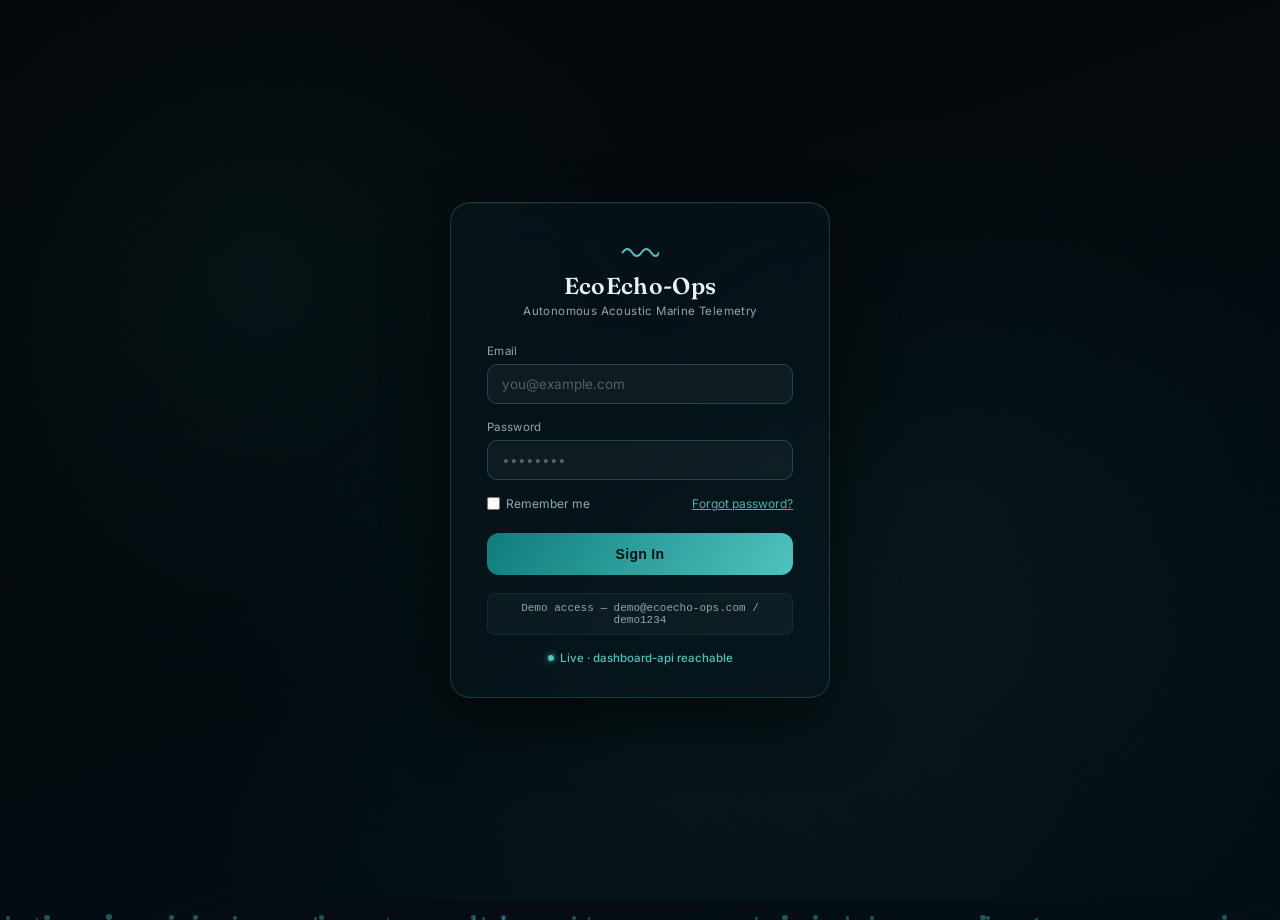
<file: services/dashboard-frontend/index.html>
<!DOCTYPE html>
<html lang="en">
<head>
<meta charset="UTF-8">
<title>EcoEcho-Ops — Sign In</title>
<meta name="viewport" content="width=device-width, initial-scale=1.0">
<link rel="preconnect" href="https://fonts.googleapis.com">
<link href="https://fonts.googleapis.com/css2?family=Fraunces:wght@500;600&family=Inter:wght@400;500;600&display=swap" rel="stylesheet">
<style>
  :root{
    --teal:#0E7C7B; --aqua:#4FC3BE; --ink:#E7F2F1; --ink-muted:#8FA8A7;
    --font-display:'Fraunces', serif; --font-body:'Inter', sans-serif;
  }
  *{ box-sizing:border-box; margin:0; padding:0; }
  html,body{ height:100%; }
  body{
    font-family: var(--font-body);
    display:flex; align-items:center; justify-content:center;
    min-height:100vh; overflow:hidden; position:relative;
    background: linear-gradient(160deg,#020508,#041016 35%,#06181E 65%,#03252A);
    background-size: 300% 300%;
    animation: waterShift 22s ease-in-out infinite;
  }
  @keyframes waterShift{
    0%{ background-position:0% 30%; } 50%{ background-position:100% 70%; } 100%{ background-position:0% 30%; }
  }

  .caustics{
    position:absolute; inset:0;
    background:
      radial-gradient(circle at 20% 30%, rgba(79,195,190,0.06), transparent 35%),
      radial-gradient(circle at 75% 60%, rgba(79,195,190,0.05), transparent 40%),
      radial-gradient(circle at 50% 85%, rgba(79,195,190,0.04), transparent 45%);
    animation: causticsMove 14s ease-in-out infinite alternate;
    pointer-events:none;
  }
  @keyframes causticsMove{
    0%{ transform: translate(0,0) scale(1); } 100%{ transform: translate(-3%, 2%) scale(1.08); }
  }

  .particle{
    position:absolute; bottom:-20px; border-radius:50%;
    background: rgba(79,195,190,0.4);
    animation: rise linear infinite;
    pointer-events:none;
  }
  @keyframes rise{
    0%{ transform: translateY(0) translateX(0); opacity:0; }
    10%{ opacity:0.5; }
    90%{ opacity:0.25; }
    100%{ transform: translateY(-110vh) translateX(20px); opacity:0; }
  }

  .whale-wrap{
    position:absolute; top:60%; left:-320px; z-index:1;
    animation: swim 20s ease-in-out infinite;
  }
  @keyframes swim{
    0%{ left:-320px; transform: translateY(0) rotate(0deg); }
    25%{ transform: translateY(-22px) rotate(-2.5deg); }
    50%{ left:55%; transform: translateY(8px) rotate(1.5deg); }
    75%{ transform: translateY(-14px) rotate(-1.5deg); }
    100%{ left:120%; transform: translateY(0) rotate(0deg); }
  }
  .whale{
    width:280px; height:auto; opacity:0.4;
    animation: whaleBob 3.6s ease-in-out infinite;
  }
  @keyframes whaleBob{
    0%,100%{ transform: translateY(0) rotate(0deg); }
    50%{ transform: translateY(-8px) rotate(1deg); }
  }
  .whale-tail{
    transform-origin: 248px 92px;
    animation: whaleTail 2.6s ease-in-out infinite;
  }
  @keyframes whaleTail{
    0%,100%{ transform: rotate(0deg); }
    50%{ transform: rotate(8deg); }
  }

  .card{
    position:relative; z-index:2;
    width:380px; padding:40px 36px 32px;
    background: rgba(10,25,30,0.55);
    backdrop-filter: blur(22px) saturate(140%);
    -webkit-backdrop-filter: blur(22px) saturate(140%);
    border: 1px solid rgba(79,195,190,0.22);
    border-radius: 20px;
    box-shadow: 0 25px 60px rgba(0,0,0,0.55), inset 0 1px 0 rgba(255,255,255,0.05);
    opacity:0; transform: translateY(18px);
    animation: enter 0.9s ease forwards 0.2s;
  }
  @keyframes enter{ to{ opacity:1; transform:translateY(0); } }

  .brand{ text-align:center; margin-bottom:26px; }
  .wave-icon{ width:38px; margin:0 auto 10px; display:block; }
  .brand h1{ font-family:var(--font-display); font-weight:600; font-size:23px; color:var(--ink); letter-spacing:0.3px; }
  .brand p{ font-size:11.5px; color:var(--ink-muted); margin-top:4px; letter-spacing:0.4px; }

  .field{ margin-bottom:16px; }
  .field label{ font-size:11.5px; color:var(--ink-muted); display:block; margin-bottom:6px; letter-spacing:0.3px; }
  .field input{
    width:100%; padding:11px 14px; border-radius:10px;
    border:1px solid rgba(79,195,190,0.25);
    background: rgba(255,255,255,0.04);
    color:var(--ink); font-size:13.5px; font-family:var(--font-body);
    outline:none; transition: all 0.3s ease;
  }
  .field input::placeholder{ color:rgba(143,168,167,0.5); }
  .field input:focus{
    border-color: var(--aqua);
    box-shadow: 0 0 0 3px rgba(79,195,190,0.18);
    background: rgba(255,255,255,0.06);
  }

  .row-between{ display:flex; justify-content:space-between; align-items:center; margin:14px 0 22px; font-size:12px; color:var(--ink-muted); }
  .remember{ display:flex; align-items:center; gap:6px; }
  .row-between a{ color:var(--aqua); text-decoration:underline; opacity:0.9; }

  .btn{
    width:100%; padding:13px; border:none; border-radius:12px; cursor:pointer;
    background: linear-gradient(120deg, var(--teal), var(--aqua));
    color:#01100F; font-weight:600; font-size:14px; letter-spacing:0.3px;
    position:relative; overflow:hidden;
    transition: transform 0.2s ease, box-shadow 0.3s ease;
  }
  .btn:hover{ box-shadow: 0 6px 22px rgba(79,195,190,0.35); transform: translateY(-1px); }
  .btn:active{ transform: translateY(0); }
  .btn .ripple{
    position:absolute; border-radius:50%; background:rgba(255,255,255,0.4);
    transform:scale(0); animation: rippleAnim 0.6s ease-out;
    pointer-events:none;
  }
  @keyframes rippleAnim{ to{ transform:scale(4); opacity:0; } }

  .btn.loading{ pointer-events:none; }
  .spinner{
    width:16px; height:16px; border:2px solid rgba(1,16,15,0.3); border-top-color:#01100F;
    border-radius:50%; display:none; animation: spin 0.7s linear infinite;
    margin:0 auto;
  }
  @keyframes spin{ to{ transform:rotate(360deg); } }
  .btn.loading .btn-text{ display:none; }
  .btn.loading .spinner{ display:block; }

  .demo-note{
    text-align:center; margin-top:18px; font-size:11px;
    color: var(--ink-muted); font-family:'IBM Plex Mono', monospace, var(--font-body);
    background: rgba(255,255,255,0.03); border-radius:8px; padding:8px 10px;
    border: 1px solid rgba(79,195,190,0.1);
  }
  .status-line{
    text-align:center; margin-top:16px; font-size:11.5px; color: var(--aqua); font-weight:500;
    display:flex; align-items:center; justify-content:center; gap:6px;
  }
  .status-line .d{ width:6px; height:6px; border-radius:50%; background:var(--aqua); box-shadow:0 0 6px var(--aqua); animation: blip 2s infinite; }
  @keyframes blip{ 0%,100%{opacity:1;} 50%{opacity:0.3;} }

  .error{
    color:#FFB4B4; background:rgba(255,90,90,0.1); border:1px solid rgba(255,120,120,0.25);
    font-size:12px; padding:9px 12px; border-radius:8px; margin-bottom:14px; display:none;
  }
</style>
</head>
<body>
<div class="caustics"></div>
<div id="particles"></div>

<div class="whale-wrap">
  <svg class="whale" viewBox="0 0 320 130" xmlns="http://www.w3.org/2000/svg">
    <path d="M8 78
             C 10 48, 35 22, 78 14
             C 110 8, 145 10, 172 20
             C 200 30, 222 46, 238 62
             C 246 70, 250 76, 248 80
             C 236 74, 222 78, 214 86
             C 198 76, 165 68, 130 68
             C 95 68, 60 72, 30 82
             C 20 85, 12 84, 8 78 Z"
          fill="#0A2A2E"/>
    <path d="M45 74 C 70 84, 100 86, 128 82" stroke="#03181B" stroke-width="2" fill="none" opacity="0.6"/>
    <path d="M50 68 C 75 78, 105 80, 132 76" stroke="#03181B" stroke-width="2" fill="none" opacity="0.6"/>
    <path d="M55 62 C 80 71, 108 73, 134 70" stroke="#03181B" stroke-width="2" fill="none" opacity="0.6"/>
    <path d="M100 62 C 80 92, 55 108, 30 104 C 48 88, 65 72, 100 62 Z" fill="#03181B"/>
    <path d="M150 20 C 153 10, 163 8, 168 15 C 161 19, 155 20, 150 20 Z" fill="#03181B"/>
    <g class="whale-tail">
      <path d="M214 84 C 236 74, 262 62, 282 42
               C 274 60, 268 68, 270 78
               C 268 88, 274 96, 282 114
               C 262 96, 236 88, 214 90 Z" fill="#03181B"/>
    </g>
    <circle cx="182" cy="38" r="2.4" fill="#0F3A3E"/>
    <path d="M225 58 C 235 60, 244 62, 249 66" stroke="#03181B" stroke-width="2" fill="none" stroke-linecap="round"/>
  </svg>
</div>

<div class="card">
  <div class="brand">
    <svg class="wave-icon" viewBox="0 0 48 24" fill="none" xmlns="http://www.w3.org/2000/svg">
      <path d="M2 12c4-6 8-6 12 0s8 6 12 0 8-6 12 0 8 6 10 0" stroke="#4FC3BE" stroke-width="2.4" stroke-linecap="round"/>
    </svg>
    <h1>EcoEcho-Ops</h1>
    <p>Autonomous Acoustic Marine Telemetry</p>
  </div>

  <div class="error" id="errorBox">Invalid email or password. Please try again.</div>

  <form id="loginForm">
    <div class="field">
      <label>Email</label>
      <input type="email" id="email" placeholder="you@example.com" required>
    </div>
    <div class="field">
      <label>Password</label>
      <input type="password" id="password" placeholder="••••••••" required>
    </div>
    <div class="row-between">
      <label class="remember"><input type="checkbox" style="accent-color:#4FC3BE;"> Remember me</label>
      <a href="#">Forgot password?</a>
    </div>
    <button type="submit" class="btn" id="loginBtn">
      <span class="btn-text">Sign In</span>
      <div class="spinner"></div>
    </button>
  </form>

  <div class="demo-note">Demo access — demo@ecoecho-ops.com / demo1234</div>
  <div class="status-line"><span class="d"></span>Live · dashboard-api reachable</div>
</div>

<script>
const container = document.getElementById('particles');
for(let i=0;i<26;i++){
  const p = document.createElement('div');
  p.className='particle';
  const size = 2 + Math.random()*4;
  p.style.width = size+'px'; p.style.height=size+'px';
  p.style.left = Math.random()*100+'vw';
  p.style.animationDuration = (10+Math.random()*14)+'s';
  p.style.animationDelay = (Math.random()*10)+'s';
  container.appendChild(p);
}

const form = document.getElementById('loginForm');
const btn = document.getElementById('loginBtn');
const errorBox = document.getElementById('errorBox');

// Demo-only gate: this is a local single-machine project with no user
// accounts or backend auth, so this checks a hardcoded demo credential
// (the same one shown on the card) and sets a session flag that
// overview.html checks for. Not real security — appropriate only
// because there's nothing sensitive behind it and no multi-user need.
form.addEventListener('submit', (e)=>{
  e.preventDefault();
  errorBox.style.display='none';
  const email = document.getElementById('email').value.trim();
  const pass = document.getElementById('password').value;

  btn.classList.add('loading');

  setTimeout(()=>{
    btn.classList.remove('loading');
    const validDemo = (email==='demo@ecoecho-ops.com' && pass==='demo1234');
    if(validDemo){
      sessionStorage.setItem('ecoecho_auth', '1');
      document.querySelector('.card').style.transition='opacity 0.4s ease, transform 0.4s ease';
      document.querySelector('.card').style.opacity='0';
      document.querySelector('.card').style.transform='translateY(-14px)';
      setTimeout(()=> window.location.href = 'overview.html', 400);
    } else {
      errorBox.style.display='block';
    }
  }, 900);
});

btn.addEventListener('click', function(e){
  const rect = this.getBoundingClientRect();
  const ripple = document.createElement('span');
  ripple.className='ripple';
  const size = Math.max(rect.width, rect.height);
  ripple.style.width = ripple.style.height = size+'px';
  ripple.style.left = (e.clientX-rect.left-size/2)+'px';
  ripple.style.top = (e.clientY-rect.top-size/2)+'px';
  this.appendChild(ripple);
  setTimeout(()=>ripple.remove(), 650);
});
</script>
</body>
</html>
</file>
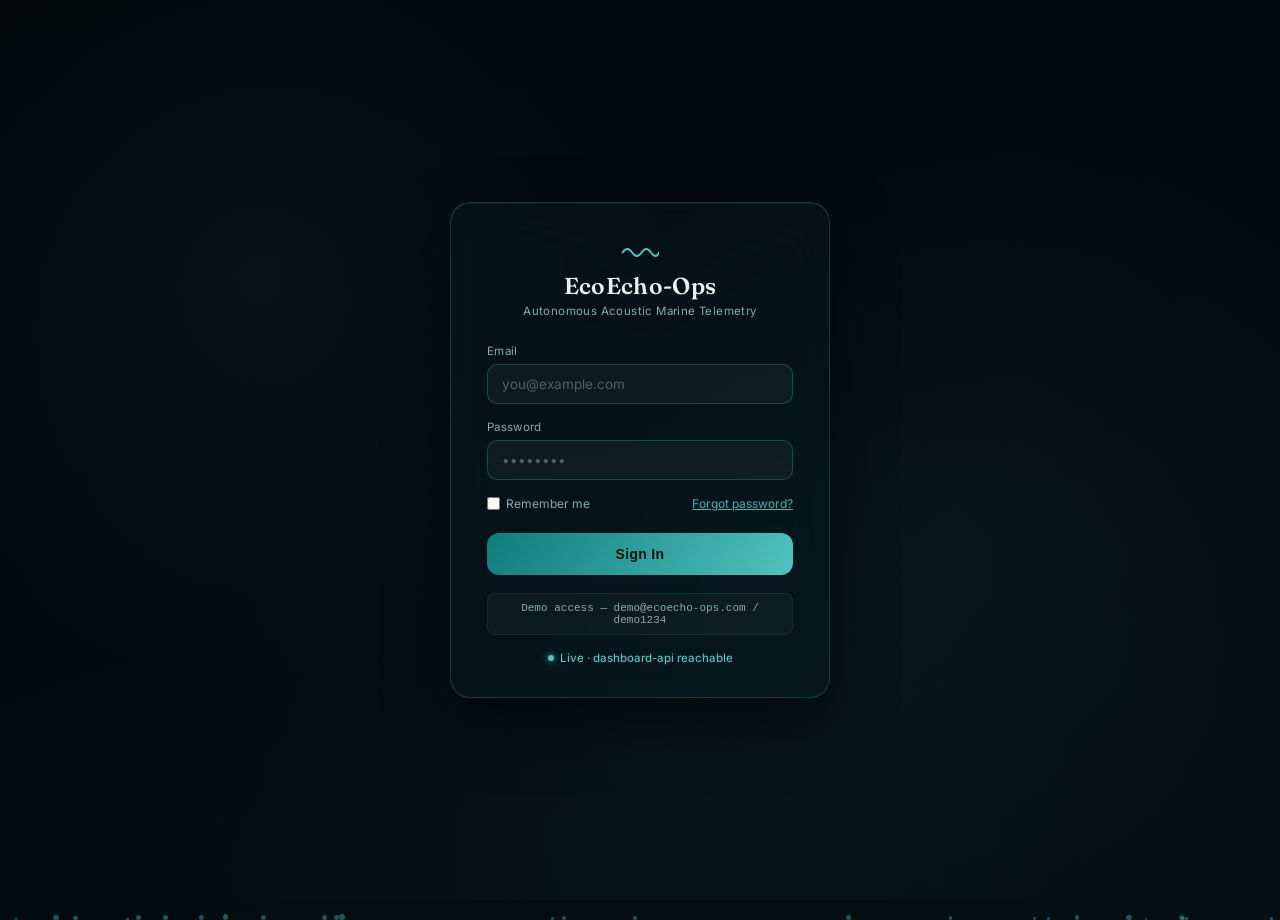
<file: services/dashboard-frontend/drift.html>
<!doctype html>
<html lang="en">
<head>
<meta charset="utf-8">
<meta name="viewport" content="width=device-width, initial-scale=1">
<title>EcoEcho-Ops — Drift Detection</title>
<link rel="stylesheet" href="style.css">
</head>
<body>

<div class="sidebar" id="sidebar"></div>

<div class="main">
  <div class="topbar">
    <div>
      <h1>Drift Detection</h1>
      <p>Evidently compares the last 30 predictions' features against the training distribution. Storm noise is the usual cause of drift here.</p>
    </div>
    <div>
      <span id="health-badge" class="health-badge"><span class="dot"></span> <span id="health-text">Checking…</span></span>
      <div class="updated" id="updated">—</div>
    </div>
  </div>

  <div class="grid grid-6" style="grid-template-columns: repeat(4, 1fr);">
    <div class="card">
      <div class="stat-label">Current Drift Score</div>
      <div class="stat-value xl" id="d-score">—</div>
    </div>
    <div class="card">
      <div class="stat-label">Alert Threshold</div>
      <div class="stat-value xl" id="d-threshold">0.5</div>
    </div>
    <div class="card">
      <div class="stat-label">Status</div>
      <div class="stat-value small" id="d-status" style="margin-top:8px;">—</div>
    </div>
    <div class="card">
      <div class="stat-label">Storm Mode</div>
      <div class="stat-value small" id="d-storm" style="margin-top:8px;">—</div>
    </div>
  </div>

  <div class="grid grid-1">
    <div class="card big">
      <h2 class="lg">Drift Score — Last Hour</h2>
      <div id="drift-chart"></div>
    </div>
  </div>

  <div class="grid grid-1">
    <div class="card">
      <h2>Drift Events</h2>
      <div id="drift-log"></div>
    </div>
  </div>
</div>

<script src="common.js"></script>
<script>
renderSidebar("drift.html");

async function refresh() {
  try {
    const d = await fetchOverview();
    setHealthBadge(d);

    document.getElementById("d-score").textContent = (d.drift_score ?? 0).toFixed(3);
    document.getElementById("d-status").innerHTML = d.drift_detected
      ? '<span class="pill crit">Detected</span>' : '<span class="pill good">Normal</span>';
    document.getElementById("d-storm").innerHTML = d.storm_mode
      ? '<span class="pill warn">ON</span>' : '<span class="pill muted">off</span>';

    drawDriftChart("drift-chart", d.drift_history, 0.5);
    renderLogRows("drift-log", d.events, (e) => e.message.toLowerCase().includes("drift") || e.message.toLowerCase().includes("storm"));
  } catch (e) {
    setHealthUnreachable();
    console.error(e);
  }
}
refresh();
setInterval(refresh, 5000);
</script>
</body>
</html>
</file>
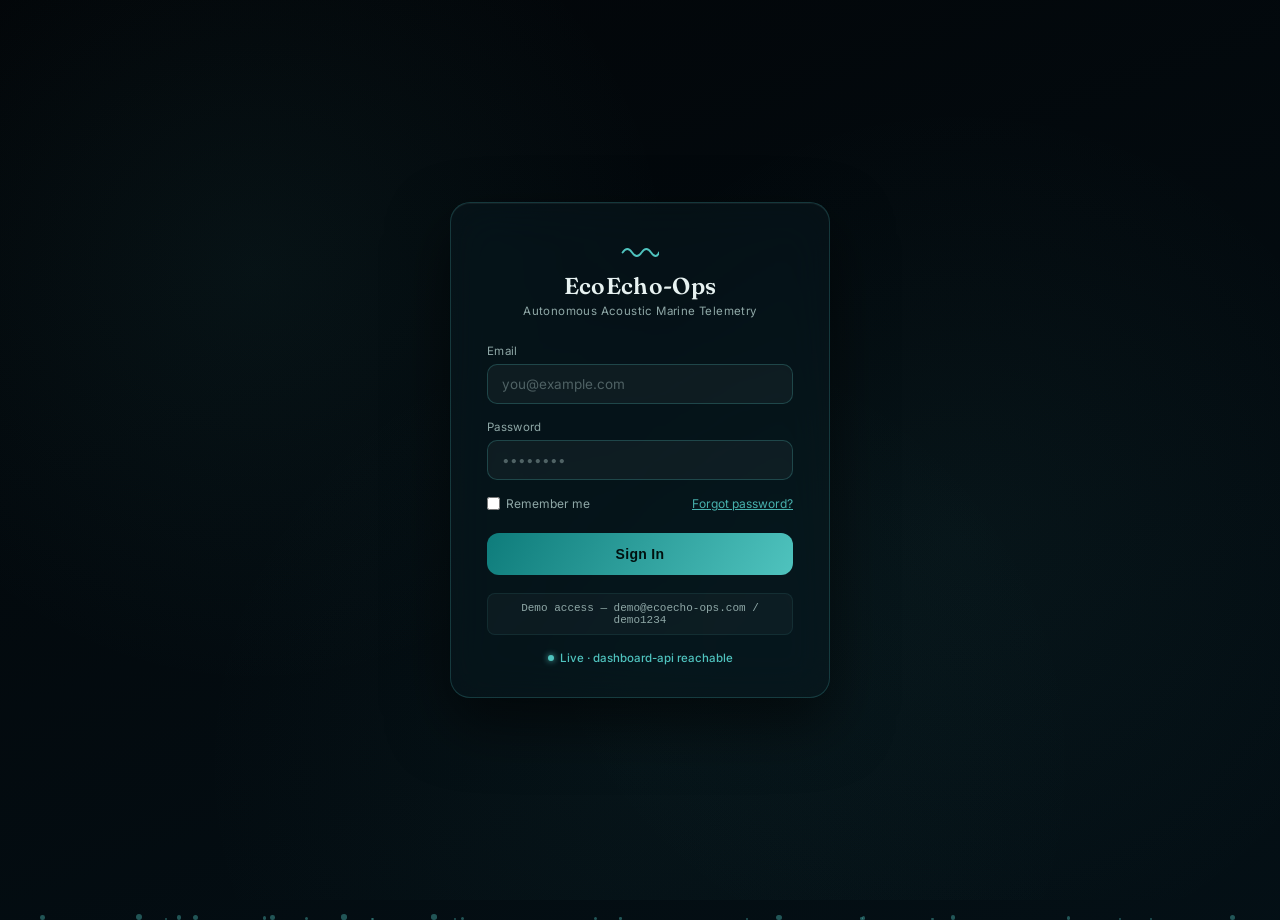
<file: services/dashboard-frontend/health.html>
<!doctype html>
<html lang="en">
<head>
<meta charset="utf-8">
<meta name="viewport" content="width=device-width, initial-scale=1">
<title>EcoEcho-Ops — System Health</title>
<link rel="stylesheet" href="style.css">
</head>
<body>

<div class="sidebar" id="sidebar"></div>

<div class="main">
  <div class="topbar">
    <div>
      <h1>System Health</h1>
      <p>Full event log, alerts, and buoy deployment status.</p>
    </div>
    <div>
      <span id="health-badge" class="health-badge"><span class="dot"></span> <span id="health-text">Checking…</span></span>
      <div class="updated" id="updated">—</div>
    </div>
  </div>

  <div class="grid grid-2">
    <div class="card">
      <h2>Buoy Deployment</h2>
      <div class="buoy-block">
        <div class="buoy-icon">🛟</div>
        <div style="flex:1">
          <div class="kv"><span>ID</span><span id="b-id">—</span></div>
          <div class="kv"><span>Position</span><span id="b-pos">—</span></div>
          <div class="kv"><span>Depth</span><span id="b-depth">—</span></div>
          <div class="kv"><span>Status</span><span id="b-status">—</span></div>
        </div>
      </div>
      <div class="muted-note">Fixed simulated deployment position (Stellwagen Bank, Gulf of Maine) — this project has no real hardware or GPS, so this is a constant, not live tracking.</div>
    </div>

    <div class="card">
      <h2>Uplink to Cloud Storage</h2>
      <div class="kv"><span>Clips pending upload</span><span id="u-pending">—</span></div>
      <div class="kv"><span>Batches shipped total</span><span id="u-batches">—</span></div>
      <div class="kv"><span>Clips shipped total</span><span id="u-clips">—</span></div>
    </div>
  </div>

  <div class="grid grid-2">
    <div class="card">
      <h2>System Logs</h2>
      <div id="logs-body"></div>
    </div>
    <div class="card">
      <h2>Alerts</h2>
      <div id="alerts-body"></div>
    </div>
  </div>
</div>

<script src="common.js"></script>
<script>
renderSidebar("health.html");

async function refresh() {
  try {
    const d = await fetchOverview();
    setHealthBadge(d);

    document.getElementById("b-id").textContent = d.buoy_info?.id ?? "—";
    document.getElementById("b-pos").textContent = d.buoy_info ? `${d.buoy_info.lat}°N, ${d.buoy_info.lon}°W` : "—";
    document.getElementById("b-depth").textContent = d.buoy_info ? d.buoy_info.depth_m + " m" : "—";
    document.getElementById("b-status").innerHTML = d.buoy_info?.status === "online" ? '<span class="pill good">Online</span>' : '<span class="pill crit">Offline</span>';

    document.getElementById("u-pending").textContent = Math.round(d.pending_clips ?? 0);
    document.getElementById("u-batches").textContent = Math.round(d.uplink_batches ?? 0);
    document.getElementById("u-clips").textContent = Math.round(d.uplink_clips ?? 0);

    renderLogRows("logs-body", d.events);
    renderLogRows("alerts-body", d.events, (e) => e.level !== "info");
  } catch (e) {
    setHealthUnreachable();
    console.error(e);
  }
}
refresh();
setInterval(refresh, 5000);
</script>
</body>
</html>
</file>
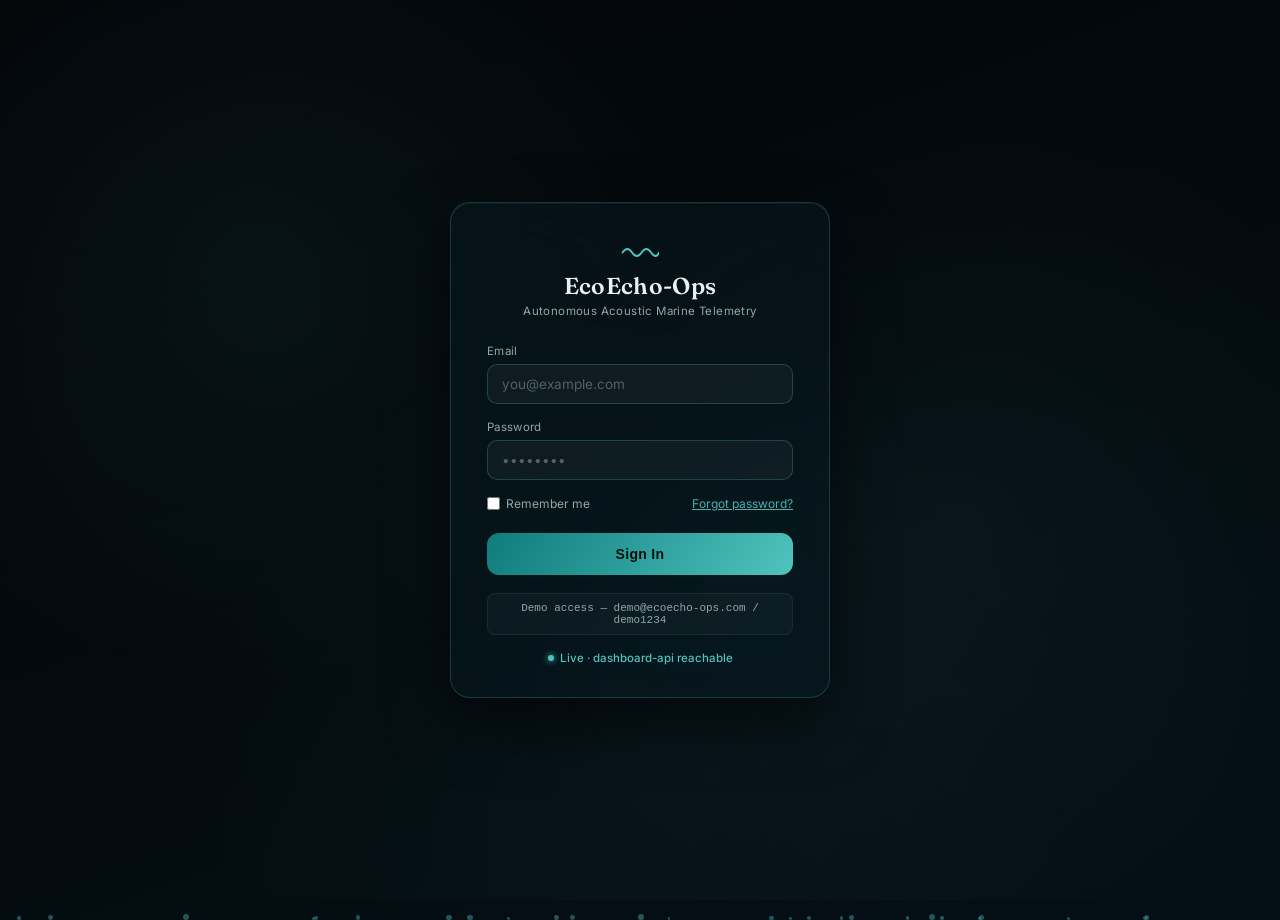
<file: services/dashboard-frontend/live.html>
<!doctype html>
<html lang="en">
<head>
<meta charset="utf-8">
<meta name="viewport" content="width=device-width, initial-scale=1">
<title>EcoEcho-Ops — Live Monitoring</title>
<link rel="stylesheet" href="style.css">
</head>
<body>

<div class="sidebar" id="sidebar"></div>

<div class="main">
  <div class="topbar">
    <div>
      <h1>Live Monitoring</h1>
      <p>What the buoy is hearing right now, and what the model just decided.</p>
    </div>
    <div>
      <span id="health-badge" class="health-badge"><span class="dot"></span> <span id="health-text">Checking…</span></span>
      <div class="updated" id="updated">—</div>
    </div>
  </div>

  <div class="grid grid-2">
    <div class="card big">
      <div class="card-head"><h2 class="lg">Live Prediction Stream</h2><span class="live-tag">LIVE</span></div>
      <div class="spectrogram-wrap big"><img id="spectrogram" alt="live spectrogram"></div>
      <div class="kv lg"><span>Detection</span><span id="p-species">—</span></div>
      <div class="kv lg"><span>Confidence</span><span id="p-confidence">—</span></div>
      <div class="kv lg"><span>Clip</span><span id="p-clip">—</span></div>
      <div class="kv lg"><span>True species (ground truth)</span><span id="p-true">—</span></div>
      <div class="kv lg"><span>Match</span><span id="p-match">—</span></div>
      <div class="kv lg"><span>Storm mode</span><span id="p-storm">—</span></div>
    </div>

    <div class="card big">
      <h2 class="lg">Recent Predictions</h2>
      <div class="sub">Live feed, most recent first — derived from the same events System Health shows.</div>
      <div id="pred-log"></div>
    </div>
  </div>
</div>

<script src="common.js"></script>
<script>
renderSidebar("live.html");

async function refresh() {
  try {
    const d = await fetchOverview();
    setHealthBadge(d);

    document.getElementById("spectrogram").src = `${API}/api/spectrogram.png?t=${Date.now()}`;

    const p = d.latest_prediction || {};
    document.getElementById("p-species").textContent = p.prediction ?? "—";
    document.getElementById("p-confidence").textContent = p.confidence != null ? (p.confidence * 100).toFixed(1) + "%" : "—";
    document.getElementById("p-clip").textContent = p.clip ?? "—";
    document.getElementById("p-true").textContent = p.true_species ?? "—";
    document.getElementById("p-match").innerHTML = p.match
      ? (p.match === "correct" ? '<span class="pill good">Correct</span>' : '<span class="pill crit">Incorrect</span>')
      : "—";
    document.getElementById("p-storm").innerHTML = p.storm_mode ? '<span class="pill warn">ON</span>' : '<span class="pill muted">off</span>';

    renderLogRows("pred-log", d.events, (e) => e.message.startsWith("Prediction:"));
  } catch (e) {
    setHealthUnreachable();
    console.error(e);
  }
}
refresh();
setInterval(refresh, 5000);
</script>
</body>
</html>
</file>
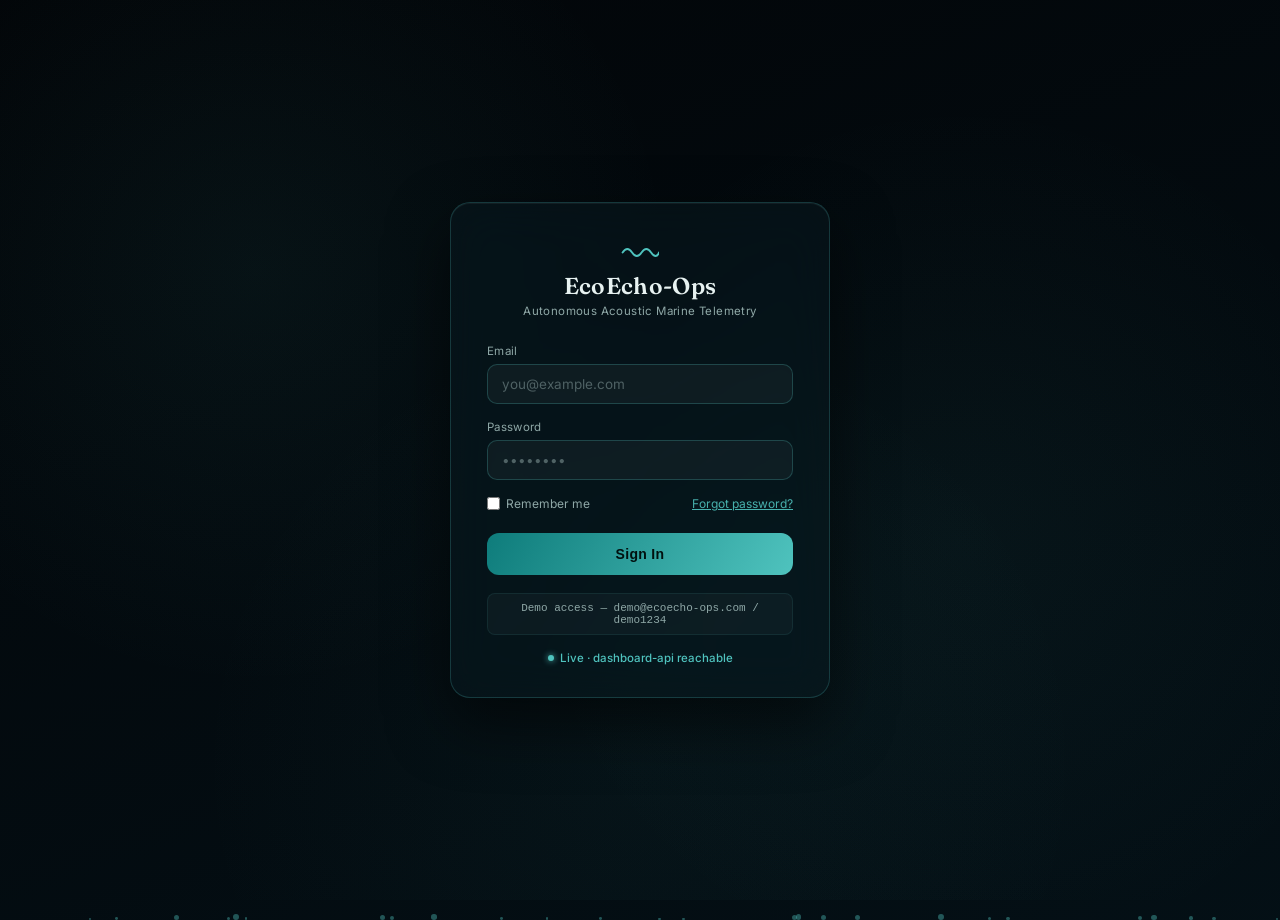
<file: services/dashboard-frontend/overview.html>
<!doctype html>
<html lang="en">
<head>
<meta charset="utf-8">
<meta name="viewport" content="width=device-width, initial-scale=1">
<title>EcoEcho-Ops — Overview</title>
<link rel="stylesheet" href="style.css">
</head>
<body>

<div class="sidebar" id="sidebar"></div>

<div class="main">
  <div class="topbar">
    <div>
      <h1>System Overview</h1>
      <p>Real-time operations view for the self-healing acoustic monitoring pipeline. Pick a topic below for detail.</p>
    </div>
    <div>
      <span id="health-badge" class="health-badge"><span class="dot"></span> <span id="health-text">Checking…</span></span>
      <div class="updated" id="updated">—</div>
    </div>
  </div>

  <div class="grid grid-6">
    <div class="card">
      <div class="stat-label">Prediction Accuracy</div>
      <div class="stat-value" id="stat-accuracy">—</div>
      <div class="stat-delta">last 5 min, real matches</div>
    </div>
    <div class="card">
      <div class="stat-label">Drift Status</div>
      <div class="stat-value small" id="stat-drift">—</div>
      <div class="stat-delta" id="stat-drift-sub">—</div>
    </div>
    <div class="card">
      <div class="stat-label">Model Version</div>
      <div class="stat-value small" id="stat-version">—</div>
      <div class="stat-delta" id="stat-version-sub">—</div>
    </div>
    <div class="card">
      <div class="stat-label">System Health</div>
      <div class="stat-value small" id="stat-health">—</div>
      <div class="stat-delta">buoy + inference reachable</div>
    </div>
    <div class="card">
      <div class="stat-label">Low-Confidence Clips</div>
      <div class="stat-value" id="stat-lowconf">—</div>
      <div class="stat-delta">last 15 min</div>
    </div>
    <div class="card">
      <div class="stat-label">Retraining Status</div>
      <div class="stat-value small" id="stat-retrain">—</div>
      <div class="stat-delta" id="stat-retrain-sub">—</div>
    </div>
  </div>

  <div class="topic-links">
    <a class="topic-card" href="live.html" style="--accent: var(--blue)">
      <div class="topic-card-head">
        <div class="icon">🎙️</div>
        <div>
          <h3>Live Monitoring</h3>
          <p>What the buoy is hearing right now</p>
        </div>
      </div>
      <div class="topic-preview">
        <img class="topic-thumb" id="tc-spectrogram" alt="live spectrogram preview">
        <div class="topic-mini-row"><span>Detection</span><span id="tc-species">—</span></div>
        <div class="topic-mini-row"><span>Confidence</span><span id="tc-confidence">—</span></div>
      </div>
      <div class="topic-cta">Open live stream →</div>
    </a>

    <a class="topic-card" href="drift.html" style="--accent: var(--orange)">
      <div class="topic-card-head">
        <div class="icon">🌊</div>
        <div>
          <h3>Drift Detection</h3>
          <p>Feature drift vs. the training distribution</p>
        </div>
      </div>
      <div class="topic-preview">
        <div id="tc-drift-chart"></div>
        <div class="topic-mini-row"><span>Current score</span><span id="tc-drift-score">—</span></div>
        <div class="topic-mini-row"><span>Status</span><span id="tc-drift-status">—</span></div>
      </div>
      <div class="topic-cta">Open drift detail →</div>
    </a>

    <a class="topic-card" href="registry.html" style="--accent: var(--aqua)">
      <div class="topic-card-head">
        <div class="icon">🧬</div>
        <div>
          <h3>Model Registry</h3>
          <p>Champion model &amp; retraining outcomes</p>
        </div>
      </div>
      <div class="topic-preview">
        <div class="topic-mini-stat"><span class="big" id="tc-champion-v">—</span><span>current champion</span></div>
        <div class="topic-mini-row"><span>Last retrain</span><span id="tc-retrain-time">—</span></div>
        <div class="topic-mini-row"><span>Outcome</span><span id="tc-retrain-outcome">—</span></div>
      </div>
      <div class="topic-cta">Open model registry →</div>
    </a>

    <a class="topic-card" href="health.html" style="--accent: var(--violet)">
      <div class="topic-card-head">
        <div class="icon">🩺</div>
        <div>
          <h3>System Health</h3>
          <p>Live event log, alerts, buoy status</p>
        </div>
      </div>
      <div class="topic-preview">
        <div class="topic-mini-log" id="tc-log-preview">—</div>
      </div>
      <div class="topic-cta">Open system health →</div>
    </a>
  </div>
</div>

<script src="common.js"></script>
<script>
renderSidebar("overview.html");

async function refresh() {
  try {
    const d = await fetchOverview();
    setHealthBadge(d);

    document.getElementById("stat-accuracy").textContent = fmtPct(d.accuracy);
    document.getElementById("stat-drift").innerHTML = d.drift_detected
      ? '<span class="pill crit">Detected</span>' : '<span class="pill good">Normal</span>';
    document.getElementById("stat-drift-sub").textContent = "score " + (d.drift_score ?? 0).toFixed(2);
    document.getElementById("stat-version").textContent = d.is_registry ? "v" + d.active_version : "local";
    document.getElementById("stat-version-sub").textContent = d.is_registry ? "from MLflow registry" : "fallback model";
    document.getElementById("stat-health").innerHTML = d.system_healthy
      ? '<span class="pill good">Online</span>' : '<span class="pill crit">Offline</span>';
    document.getElementById("stat-lowconf").textContent = Math.round(d.low_confidence_recent ?? 0);
    document.getElementById("stat-retrain").innerHTML = d.last_retrain
      ? (d.last_retrain.promoted === "true" ? '<span class="pill good">Promoted</span>' : '<span class="pill muted">Rejected</span>')
      : '<span class="pill muted">Idle</span>';
    document.getElementById("stat-retrain-sub").textContent = d.last_retrain ? fmtAgo(d.last_retrain.start_time) : "no runs yet";

    // Live Monitoring card
    document.getElementById("tc-spectrogram").src = `${API}/api/spectrogram.png?t=${Date.now()}`;
    document.getElementById("tc-species").textContent = d.latest_prediction?.prediction ?? "—";
    document.getElementById("tc-confidence").textContent = d.latest_prediction?.confidence != null
      ? (d.latest_prediction.confidence * 100).toFixed(1) + "%" : "—";

    // Drift Detection card
    drawMiniChart("tc-drift-chart", d.drift_history, 0.5);
    document.getElementById("tc-drift-score").textContent = (d.drift_score ?? 0).toFixed(3);
    document.getElementById("tc-drift-status").innerHTML = d.drift_detected
      ? '<span class="pill crit">Detected</span>' : '<span class="pill good">Normal</span>';

    // Model Registry card
    document.getElementById("tc-champion-v").textContent = d.champion ? "v" + d.champion.version : "—";
    document.getElementById("tc-retrain-time").textContent = d.last_retrain ? fmtAgo(d.last_retrain.start_time) : "never";
    document.getElementById("tc-retrain-outcome").innerHTML = d.last_retrain
      ? (d.last_retrain.promoted === "true" ? '<span class="pill good">Promoted</span>' : '<span class="pill muted">Rejected</span>')
      : '<span class="pill muted">—</span>';

    // System Health card
    const logPreview = document.getElementById("tc-log-preview");
    const recentEvents = (d.events || []).slice(0, 3);
    logPreview.innerHTML = recentEvents.length
      ? recentEvents.map(e => `<div><span class="t">${new Date(e.time).toLocaleTimeString()}</span>${e.message}</div>`).join("")
      : "No events yet.";
  } catch (e) {
    setHealthUnreachable();
    console.error(e);
  }
}
refresh();
setInterval(refresh, 5000);
</script>
</body>
</html>
</file>
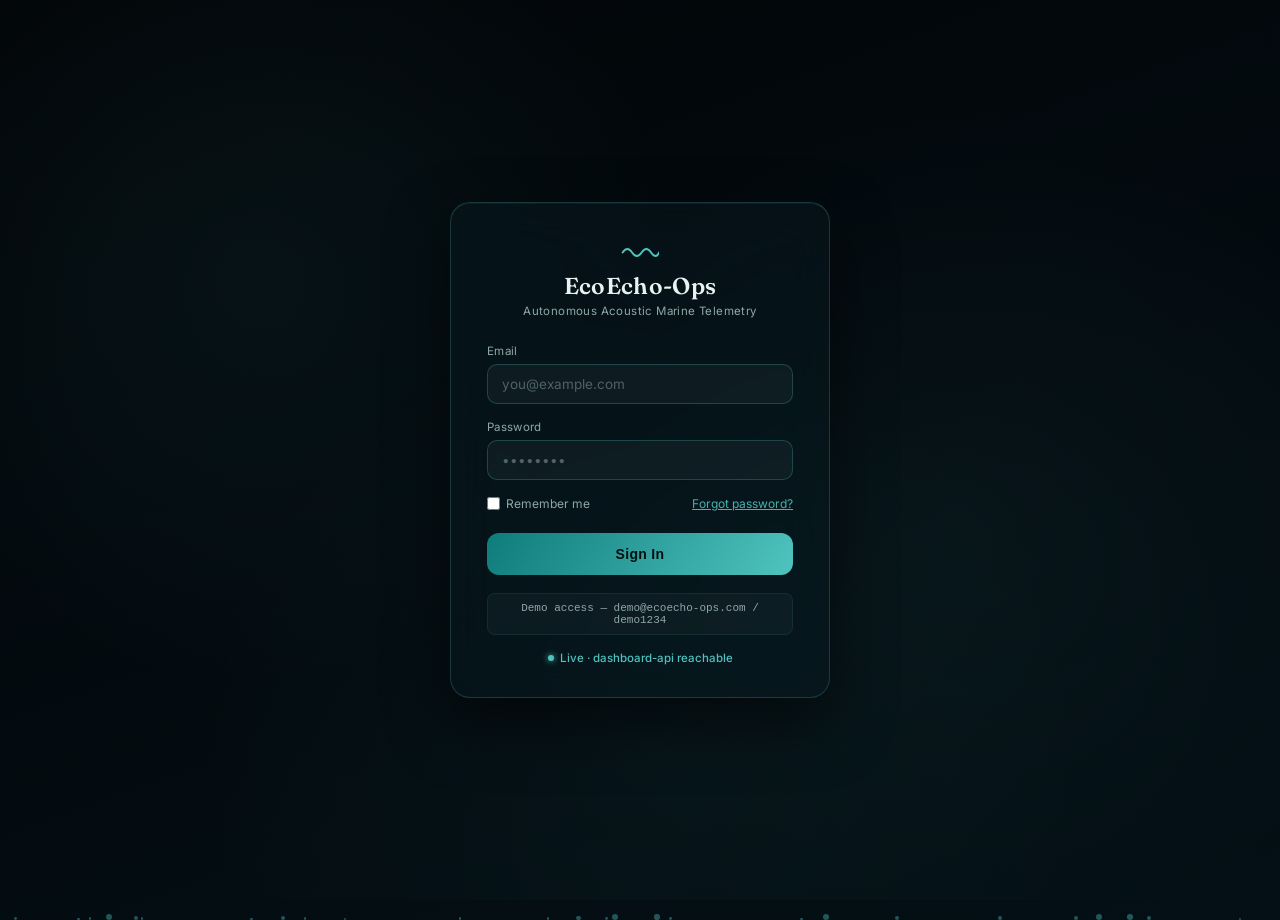
<file: services/dashboard-frontend/registry.html>
<!doctype html>
<html lang="en">
<head>
<meta charset="utf-8">
<meta name="viewport" content="width=device-width, initial-scale=1">
<title>EcoEcho-Ops — Model Registry</title>
<link rel="stylesheet" href="style.css">
</head>
<body>

<div class="sidebar" id="sidebar"></div>

<div class="main">
  <div class="topbar">
    <div>
      <h1>Model Registry &amp; Retraining</h1>
      <p>Every retrain evaluates a challenger against the current champion on a fixed validation set — it's only promoted if it actually wins.</p>
    </div>
    <div>
      <span id="health-badge" class="health-badge"><span class="dot"></span> <span id="health-text">Checking…</span></span>
      <div class="updated" id="updated">—</div>
    </div>
  </div>

  <div class="grid grid-2">
    <div class="card big">
      <h2 class="lg">Retraining Pipeline</h2>
      <div class="pipeline">
        <div class="pipe-step"><div class="pipe-dot">✓</div>Data<br>Ingestion</div>
        <div class="pipe-arrow">→</div>
        <div class="pipe-step"><div class="pipe-dot">✓</div>Data<br>Validation</div>
        <div class="pipe-arrow">→</div>
        <div class="pipe-step"><div class="pipe-dot">✓</div>Model<br>Training</div>
        <div class="pipe-arrow">→</div>
        <div class="pipe-step"><div class="pipe-dot">✓</div>Model<br>Evaluation</div>
        <div class="pipe-arrow">→</div>
        <div class="pipe-step"><div class="pipe-dot" id="pipe-registry-dot">✓</div>Model<br>Registry</div>
      </div>
      <div class="kv lg"><span>Last retrain</span><span id="r-time">—</span></div>
      <div class="kv lg"><span>Outcome</span><span id="r-outcome">—</span></div>
      <div class="kv lg"><span>Training samples</span><span id="r-samples">—</span></div>
      <div class="kv lg"><span>New flagged clips used</span><span id="r-newclips">—</span></div>
      <div class="kv lg"><span>Batches consumed</span><span id="r-batches">—</span></div>
      <div class="muted-note">Triggered by the Airflow DAG on a schedule, or manually — not running continuously in this environment (resource-heavy; see CLAUDE.md).</div>
    </div>

    <div class="card big">
      <h2 class="lg">Model Performance — Champion vs. Previous</h2>
      <div class="legend">
        <span><i style="background:var(--ink-muted);opacity:.5"></i>Previous (v<span id="perf-prev-v">—</span>)</span>
        <span><i style="background:var(--aqua)"></i>Current champion (v<span id="perf-curr-v">—</span>)</span>
      </div>
      <div class="bars" id="perf-bars"></div>
    </div>
  </div>

  <div class="grid grid-1">
    <div class="card">
      <h2>Flagged Clips (feeding the next retrain)</h2>
      <table>
        <thead><tr><th>Time</th><th>Predicted</th><th>True species</th><th>Confidence</th><th>Status</th></tr></thead>
        <tbody id="clips-body"><tr><td colspan="5" class="empty">Loading…</td></tr></tbody>
      </table>
    </div>
  </div>
</div>

<script src="common.js"></script>
<script>
renderSidebar("registry.html");

function renderClips(clips) {
  const body = document.getElementById("clips-body");
  if (!clips || clips.length === 0) { body.innerHTML = '<tr><td colspan="5" class="empty">No flagged clips yet.</td></tr>'; return; }
  body.innerHTML = clips.map(c => `
    <tr>
      <td>${fmtTime(c.time)}</td>
      <td>${c.species ?? "—"}</td>
      <td>${c.true_species ?? "—"}</td>
      <td>${c.confidence != null ? (c.confidence * 100).toFixed(0) + "%" : "—"}</td>
      <td><span class="pill ${c.action === "Pending" ? "warn" : "good"}">${c.action}</span></td>
    </tr>`).join("");
}

function renderPerfBars(champion, previous) {
  const el = document.getElementById("perf-bars");
  document.getElementById("perf-curr-v").textContent = champion?.version ?? "—";
  document.getElementById("perf-prev-v").textContent = previous?.version ?? "—";
  if (!champion) { el.innerHTML = '<div class="empty">No model registered yet.</div>'; return; }
  const rows = [["accuracy", "Accuracy"], ["precision", "Precision"], ["recall", "Recall"], ["f1", "F1-Score"]];
  el.innerHTML = rows.map(([key, label]) => {
    const cv = champion.metrics?.[`val_${key}`];
    const pv = previous?.metrics?.[`val_${key}`];
    const cw = cv != null ? (cv * 100) : 0;
    const pw = pv != null ? (pv * 100) : 0;
    return `
      <div class="bar-row">
        <span>${label}</span>
        <div>
          <div class="bar-track" style="margin-bottom:3px;"><div class="bar-fill prev" style="width:${pw}%"></div></div>
          <div class="bar-track"><div class="bar-fill curr" style="width:${cw}%"></div></div>
        </div>
      </div>
      <div style="display:flex;justify-content:flex-end;gap:10px;font-size:10.5px;color:var(--ink-muted);margin-top:-4px;">
        <span>prev: ${pv != null ? (pv*100).toFixed(1)+"%" : "N/A (older model, metric not logged)"}</span>
        <span>curr: ${cv != null ? (cv*100).toFixed(1)+"%" : "N/A"}</span>
      </div>`;
  }).join("");
}

async function refresh() {
  try {
    const d = await fetchOverview();
    setHealthBadge(d);

    document.getElementById("pipe-registry-dot").style.background = d.champion ? "rgba(12,163,12,0.18)" : "rgba(137,135,129,0.18)";
    document.getElementById("pipe-registry-dot").style.color = d.champion ? "var(--good)" : "var(--ink-muted)";
    document.getElementById("r-time").textContent = d.last_retrain ? fmtAgo(d.last_retrain.start_time) : "never";
    document.getElementById("r-outcome").innerHTML = d.last_retrain
      ? (d.last_retrain.promoted === "true" ? '<span class="pill good">Promoted to champion</span>' : '<span class="pill muted">Did not beat champion</span>')
      : "—";
    document.getElementById("r-samples").textContent = d.last_retrain?.params?.n_train_samples ?? "—";
    document.getElementById("r-newclips").textContent = d.last_retrain?.params?.n_new_clips ?? "—";
    document.getElementById("r-batches").textContent = d.last_retrain?.params?.n_batches ?? "—";

    renderPerfBars(d.champion, d.previous_champion);
    renderClips(d.recent_clips);
  } catch (e) {
    setHealthUnreachable();
    console.error(e);
  }
}
refresh();
setInterval(refresh, 5000);
</script>
</body>
</html>
</file>
<file: services/dashboard-frontend/style.css>
:root {
  color-scheme: dark;
  --surface-0: #0d0d0d;
  --surface-1: #161615;
  --surface-2: #1e1e1c;
  --ink-primary: #ffffff;
  --ink-secondary: #c3c2b7;
  --ink-muted: #898781;
  --gridline: #2c2c2a;
  --border: rgba(255,255,255,0.10);
  --blue: #3987e5;
  --orange: #d95926;
  --aqua: #199e70;
  --yellow: #c98500;
  --violet: #9085e9;
  --good: #0ca30c;
  --warning: #fab219;
  --serious: #ec835a;
  --critical: #e66767;
}
* { box-sizing: border-box; }
body {
  margin: 0;
  background: var(--surface-0);
  color: var(--ink-primary);
  font-family: system-ui, -apple-system, "Segoe UI", sans-serif;
  display: flex;
  min-height: 100vh;
}
a { color: inherit; }

/* ---- sidebar ---- */
.sidebar {
  width: 220px;
  flex-shrink: 0;
  background: var(--surface-1);
  border-right: 1px solid var(--border);
  padding: 20px 16px;
}
.brand { display: flex; align-items: center; gap: 10px; margin-bottom: 20px; }
.brand-icon {
  width: 34px; height: 34px; border-radius: 9px;
  background: linear-gradient(135deg, var(--blue), var(--aqua));
  display: flex; align-items: center; justify-content: center;
  font-size: 16px;
}
.brand-title { font-weight: 700; font-size: 15px; line-height: 1.2; }
.brand-sub { font-size: 11px; color: var(--ink-muted); }
.nav-item {
  display: flex; align-items: center; gap: 10px;
  padding: 9px 12px; border-radius: 8px; font-size: 13.5px;
  color: var(--ink-secondary); text-decoration: none; margin-bottom: 2px;
}
.nav-item:hover { background: var(--surface-2); }
.nav-item.active { background: rgba(57,135,229,0.15); color: var(--blue); font-weight: 600; }
.nav-note {
  margin-top: 20px; padding: 10px 12px; border-radius: 8px;
  background: var(--surface-2); color: var(--ink-muted); font-size: 11.5px; line-height: 1.5;
}

/* ---- main ---- */
.main { flex: 1; padding: 22px 28px 40px; max-width: 1500px; }
.topbar { display: flex; justify-content: space-between; align-items: flex-start; margin-bottom: 22px; }
.topbar h1 { margin: 0 0 4px; font-size: 22px; }
.topbar p { margin: 0; color: var(--ink-muted); font-size: 13px; }
.health-badge {
  display: inline-flex; align-items: center; gap: 6px;
  padding: 5px 12px; border-radius: 999px; font-size: 12.5px; font-weight: 600;
  background: rgba(12,163,12,0.15); color: var(--good);
}
.health-badge.bad { background: rgba(230,103,103,0.15); color: var(--critical); }
.dot { width: 7px; height: 7px; border-radius: 50%; background: currentColor; }
.updated { color: var(--ink-muted); font-size: 11.5px; margin-top: 6px; text-align: right; }

.grid { display: grid; gap: 14px; margin-bottom: 14px; }
.grid-6 { grid-template-columns: repeat(6, 1fr); }
.grid-3 { grid-template-columns: 1.1fr 1fr 0.9fr; }
.grid-2 { grid-template-columns: 1fr 1fr; }
.grid-clip { grid-template-columns: 1.3fr 1fr; }
.grid-1 { grid-template-columns: 1fr; }
@media (max-width: 1200px) { .grid-6 { grid-template-columns: repeat(3, 1fr); } .grid-3, .grid-2, .grid-clip { grid-template-columns: 1fr; } }

.card {
  background: var(--surface-1); border: 1px solid var(--border);
  border-radius: 12px; padding: 16px 18px;
}
.card.big { padding: 22px 24px; }
.card h2 { font-size: 13.5px; margin: 0 0 4px; font-weight: 600; }
.card h2.lg { font-size: 16px; }
.card .sub { font-size: 11px; color: var(--ink-muted); margin-bottom: 10px; }
.card-head { display: flex; justify-content: space-between; align-items: center; margin-bottom: 10px; }
.stat-label { font-size: 12px; color: var(--ink-muted); margin-bottom: 6px; }
.stat-value { font-size: 24px; font-weight: 700; }
.stat-value.small { font-size: 18px; }
.stat-value.xl { font-size: 40px; }
.stat-delta { font-size: 11.5px; margin-top: 4px; color: var(--ink-muted); }
.pill { display: inline-block; padding: 2px 9px; border-radius: 999px; font-size: 11px; font-weight: 700; }
.pill.good { background: rgba(12,163,12,0.18); color: var(--good); }
.pill.warn { background: rgba(250,178,25,0.18); color: var(--warning); }
.pill.crit { background: rgba(230,103,103,0.18); color: var(--critical); }
.pill.muted { background: rgba(137,135,129,0.18); color: var(--ink-muted); }

.live-tag {
  font-size: 10px; font-weight: 700; color: var(--critical);
  border: 1px solid var(--critical); border-radius: 5px; padding: 2px 7px;
}
.spectrogram-wrap {
  border-radius: 8px; overflow: hidden; background: #000; margin-bottom: 10px;
  aspect-ratio: 2 / 1; display: flex; align-items: center; justify-content: center;
}
.spectrogram-wrap.big { aspect-ratio: 2.4 / 1; }
.spectrogram-wrap img { width: 100%; height: 100%; object-fit: cover; display: block; }
.kv { display: flex; justify-content: space-between; font-size: 12.5px; padding: 5px 0; border-bottom: 1px dashed var(--gridline); }
.kv:last-child { border-bottom: none; }
.kv span:first-child { color: var(--ink-muted); }
.kv.lg { font-size: 14px; padding: 8px 0; }

table { width: 100%; border-collapse: collapse; font-size: 12px; }
th { text-align: left; color: var(--ink-muted); font-weight: 600; padding: 6px 8px; border-bottom: 1px solid var(--gridline); }
td { padding: 7px 8px; border-bottom: 1px solid var(--gridline); font-variant-numeric: tabular-nums; }
tr:last-child td { border-bottom: none; }

.pipeline { display: flex; align-items: center; gap: 6px; margin: 12px 0; flex-wrap: wrap; }
.pipe-step { display: flex; flex-direction: column; align-items: center; gap: 5px; font-size: 10.5px; color: var(--ink-muted); width: 78px; text-align: center; }
.pipe-dot { width: 26px; height: 26px; border-radius: 50%; background: rgba(12,163,12,0.18); color: var(--good); display: flex; align-items: center; justify-content: center; font-size: 13px; }
.pipe-arrow { color: var(--gridline); font-size: 14px; }

.bars { display: flex; flex-direction: column; gap: 10px; }
.bar-row { display: grid; grid-template-columns: 70px 1fr; align-items: center; gap: 8px; font-size: 11.5px; }
.bar-track { position: relative; height: 16px; background: var(--surface-2); border-radius: 4px; overflow: hidden; }
.bar-fill { position: absolute; top: 0; left: 0; bottom: 0; border-radius: 4px 0 0 4px; }
.bar-fill.prev { background: var(--ink-muted); opacity: 0.5; }
.bar-fill.curr { background: var(--aqua); }
.legend { display: flex; gap: 14px; font-size: 11px; color: var(--ink-muted); margin-bottom: 8px; }
.legend span { display: inline-flex; align-items: center; gap: 5px; }
.legend i { width: 9px; height: 9px; border-radius: 2px; display: inline-block; }

.log-row { display: flex; gap: 8px; padding: 6px 0; border-bottom: 1px solid var(--gridline); font-size: 12px; }
.log-row:last-child { border-bottom: none; }
.log-time { color: var(--ink-muted); width: 70px; flex-shrink: 0; font-variant-numeric: tabular-nums; }
.log-level { width: 46px; flex-shrink: 0; font-weight: 700; font-size: 10.5px; }
.log-level.info { color: var(--blue); }
.log-level.warn { color: var(--warning); }
.log-level.error { color: var(--critical); }
.log-level.success { color: var(--good); }

.buoy-block { display: flex; gap: 14px; align-items: center; }
.buoy-icon { font-size: 34px; }
.muted-note { font-size: 10.5px; color: var(--ink-muted); margin-top: 8px; font-style: italic; }

.topic-links { display: grid; grid-template-columns: repeat(2, 1fr); gap: 16px; margin-bottom: 14px; }
@media (max-width: 1000px) { .topic-links { grid-template-columns: 1fr; } }
.topic-card {
  display: flex; flex-direction: column; text-decoration: none; color: inherit;
  background: var(--surface-1); border: 1px solid var(--border); border-top: 3px solid var(--accent, var(--blue));
  border-radius: 14px; padding: 18px 20px; min-height: 220px;
  transition: border-color .18s ease, transform .18s ease, box-shadow .18s ease;
}
.topic-card:hover {
  transform: translateY(-3px);
  box-shadow: 0 12px 30px rgba(0,0,0,0.35);
  border-color: var(--accent, var(--blue));
}
.topic-card-head { display: flex; align-items: flex-start; gap: 12px; margin-bottom: 14px; }
.topic-card-head .icon {
  font-size: 22px; width: 42px; height: 42px; border-radius: 10px;
  display: flex; align-items: center; justify-content: center; flex-shrink: 0;
  background: color-mix(in srgb, var(--accent, var(--blue)) 20%, transparent);
}
.topic-card h3 { font-size: 16px; margin: 0 0 3px; }
.topic-card p { font-size: 12px; color: var(--ink-muted); margin: 0; }
.topic-preview { flex: 1; display: flex; flex-direction: column; justify-content: center; gap: 8px; }
.topic-thumb {
  width: 100%; aspect-ratio: 3/1; object-fit: cover; border-radius: 8px; background: #000;
}
.topic-mini-stat { display: flex; align-items: baseline; gap: 8px; }
.topic-mini-stat .big { font-size: 22px; font-weight: 700; }
.topic-mini-row { display: flex; justify-content: space-between; font-size: 11.5px; color: var(--ink-secondary); padding: 3px 0; }
.topic-mini-log { font-size: 11px; color: var(--ink-secondary); line-height: 1.7; }
.topic-mini-log .t { color: var(--ink-muted); margin-right: 6px; }
.topic-cta {
  margin-top: 14px; font-size: 12px; font-weight: 600; color: var(--accent, var(--blue));
  display: flex; align-items: center; gap: 4px;
}

.empty { color: var(--ink-muted); font-size: 12px; padding: 10px 0; }
svg text { font-family: system-ui, sans-serif; }
</file>
